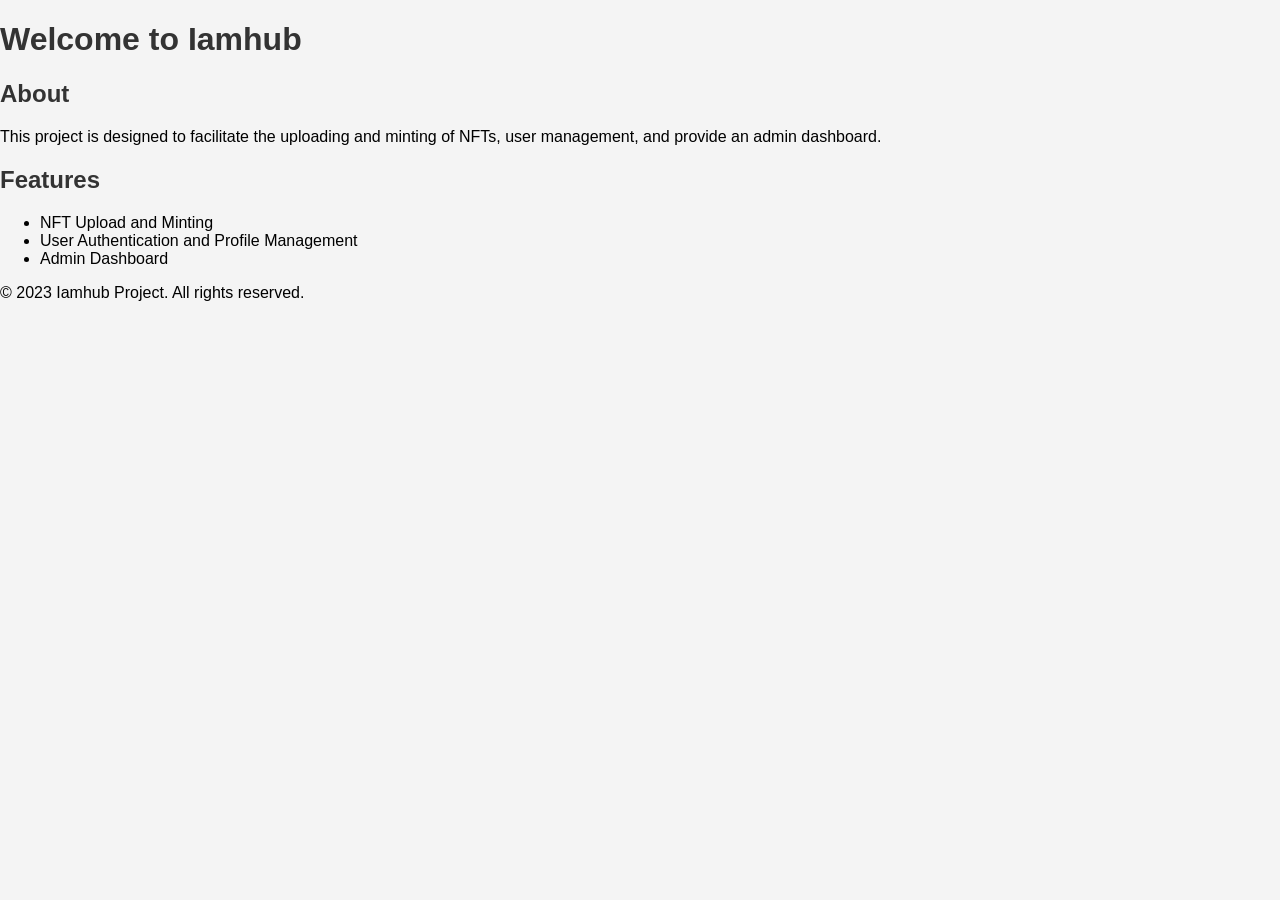
<file: frontend/index.html>
<!DOCTYPE html>
<html lang="en">
<head>
    <meta charset="UTF-8">
    <meta name="viewport" content="width=device-width, initial-scale=1.0">
    <title>Iamhub Project</title>
    <link rel="stylesheet" href="styles/main.css">
</head>
<body>
    <header>
        <h1>Welcome to Iamhub</h1>
    </header>
    <main>
        <section>
            <h2>About</h2>
            <p>This project is designed to facilitate the uploading and minting of NFTs, user management, and provide an admin dashboard.</p>
        </section>
        <section>
            <h2>Features</h2>
            <ul>
                <li>NFT Upload and Minting</li>
                <li>User Authentication and Profile Management</li>
                <li>Admin Dashboard</li>
            </ul>
        </section>
    </main>
    <footer>
        <p>&copy; 2023 Iamhub Project. All rights reserved.</p>
    </footer>
</body>
</html>
</file>
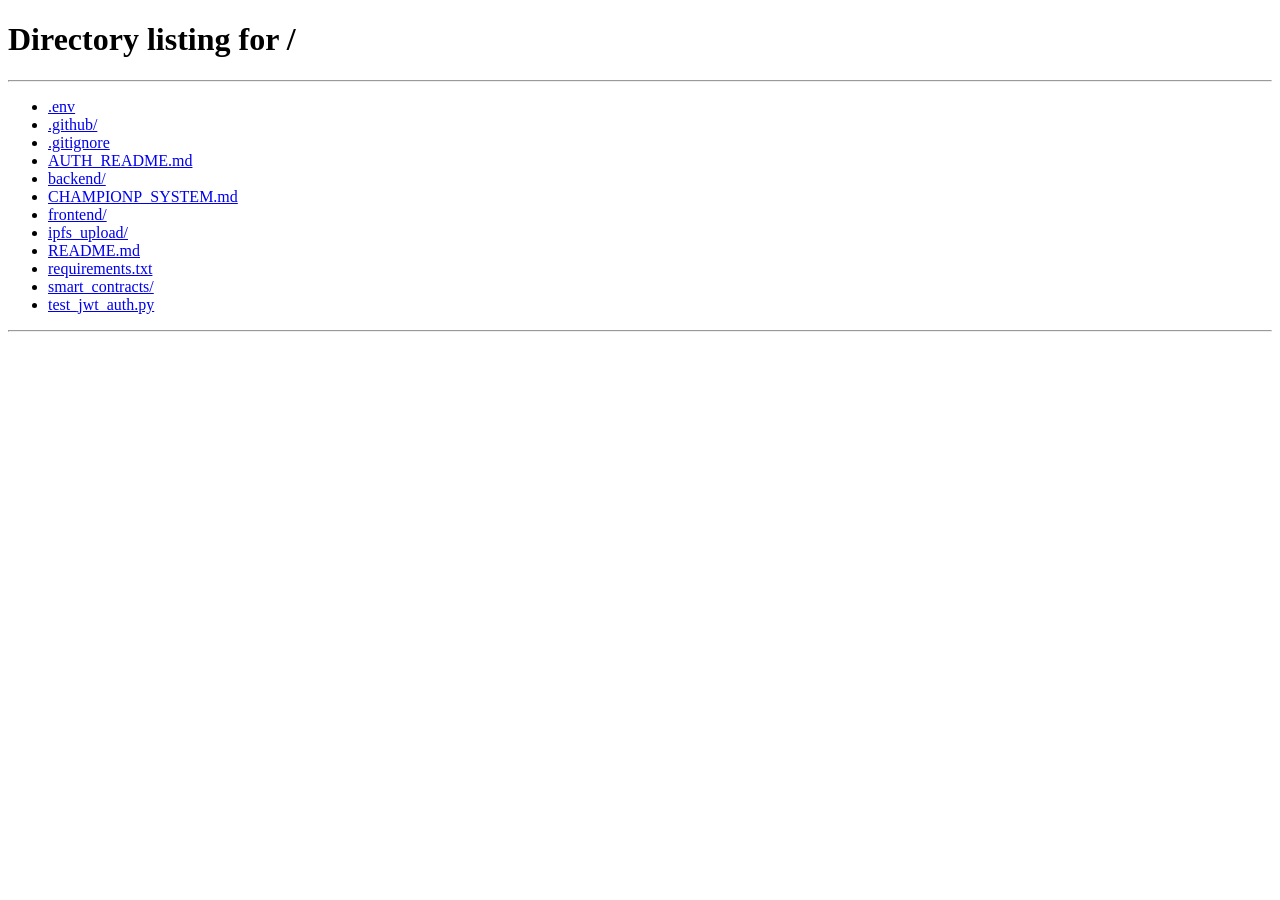
<file: frontend/champion-profile.html>
<!DOCTYPE html>
<html lang="en">
<head>
    <meta charset="UTF-8">
    <meta name="viewport" content="width=device-width, initial-scale=1.0">
    <title>IAMHub - ChampionP Profile</title>
    <style>
        * {
            margin: 0;
            padding: 0;
            box-sizing: border-box;
        }
        
        body {
            font-family: 'Segoe UI', Tahoma, Geneva, Verdana, sans-serif;
            background: linear-gradient(135deg, #667eea 0%, #764ba2 100%);
            min-height: 100vh;
            color: #333;
        }
        
        .navbar {
            background: rgba(255,255,255,0.1);
            -webkit-backdrop-filter: blur(10px);
            backdrop-filter: blur(10px);
            padding: 15px 30px;
            display: flex;
            justify-content: space-between;
            align-items: center;
            color: white;
        }
        
        .logo h1 {
            font-size: 1.8em;
            font-weight: 700;
        }
        
        .nav-actions {
            display: flex;
            gap: 15px;
            align-items: center;
        }
        
        .container {
            max-width: 1400px;
            margin: 0 auto;
            padding: 20px;
        }
        
        .profile-header {
            background: white;
            border-radius: 20px;
            padding: 30px;
            margin-bottom: 30px;
            display: grid;
            grid-template-columns: auto 1fr auto;
            gap: 30px;
            align-items: center;
            box-shadow: 0 20px 40px rgba(0,0,0,0.1);
        }
        
        .avatar-section {
            text-align: center;
        }
        
        .avatar {
            width: 120px;
            height: 120px;
            border-radius: 50%;
            background: linear-gradient(135deg, #667eea 0%, #764ba2 100%);
            display: flex;
            align-items: center;
            justify-content: center;
            color: white;
            font-size: 3em;
            font-weight: bold;
            margin: 0 auto 15px;
        }
        
        .champion-badge {
            background: linear-gradient(135deg, #ffd700, #ffed4a);
            color: #333;
            padding: 5px 15px;
            border-radius: 15px;
            font-size: 0.8em;
            font-weight: 600;
            display: inline-block;
        }
        
        .profile-info h1 {
            font-size: 2.5em;
            margin-bottom: 10px;
        }
        
        .profile-stats {
            display: flex;
            gap: 20px;
            margin-top: 15px;
        }
        
        .stat {
            text-align: center;
        }
        
        .stat-number {
            font-size: 1.5em;
            font-weight: 700;
            color: #667eea;
        }
        
        .stat-label {
            font-size: 0.9em;
            color: #666;
        }
        
        .web3-section {
            text-align: center;
        }
        
        .web3-status {
            padding: 15px;
            border-radius: 10px;
            margin-bottom: 15px;
        }
        
        .web3-connected {
            background: #d4edda;
            color: #155724;
        }
        
        .web3-disconnected {
            background: #f8d7da;
            color: #721c24;
        }
        
        .metamask-btn {
            background: linear-gradient(135deg, #f6851b, #e2761b);
            color: white;
            border: none;
            padding: 12px 20px;
            border-radius: 10px;
            cursor: pointer;
            font-weight: 600;
            transition: transform 0.2s;
        }
        
        .metamask-btn:hover {
            transform: translateY(-2px);
        }
        
        .profile-grid {
            display: grid;
            grid-template-columns: 1fr 1fr;
            gap: 30px;
        }
        
        .profile-card {
            background: white;
            border-radius: 20px;
            padding: 30px;
            box-shadow: 0 20px 40px rgba(0,0,0,0.1);
        }
        
        .card-title {
            font-size: 1.5em;
            font-weight: 700;
            margin-bottom: 20px;
            color: #333;
            display: flex;
            align-items: center;
            gap: 10px;
        }
        
        .purpose-section {
            grid-column: 1 / -1;
        }
        
        .purpose-statement {
            font-size: 1.2em;
            line-height: 1.6;
            color: #555;
            font-style: italic;
            background: #f8f9fa;
            padding: 20px;
            border-radius: 10px;
            border-left: 4px solid #667eea;
        }

        .mt-15 {
            margin-top: 15px;
        }
        .mt-20 {
            margin-top: 20px;
        }
        .mb-15 {
            margin-bottom: 15px;
        }
        #personalityTraits {
            margin-top: 10px;
        }

        #purposeTags {
            margin-top: 10px;
        }
        
        .personality-badge {
            background: linear-gradient(135deg, #667eea, #764ba2);
            color: white;
            padding: 8px 15px;
            border-radius: 20px;
            font-size: 0.9em;
            font-weight: 600;
            display: inline-block;
            margin: 5px;
        }
        
        .skills-grid {
            display: grid;
            grid-template-columns: repeat(auto-fit, minmax(200px, 1fr));
            gap: 15px;
        }
        
        .skill-item {
            background: #f8f9fa;
            padding: 15px;
            border-radius: 10px;
        }
        
        .skill-name {
            font-weight: 600;
            margin-bottom: 8px;
        }
        
        .skill-bar {
            height: 8px;
            background: #e9ecef;
            border-radius: 4px;
            overflow: hidden;
        }
        
        .skill-progress {
            height: 100%;
            background: linear-gradient(135deg, #667eea, #764ba2);
            transition: width 0.3s ease;
        }
        
        .connections-grid {
            display: grid;
            grid-template-columns: repeat(auto-fit, minmax(250px, 1fr));
            gap: 20px;
        }
        
        .connection-card {
            background: #f8f9fa;
            border-radius: 15px;
            padding: 20px;
            text-align: center;
            transition: transform 0.2s;
        }
        
        .connection-card:hover {
            transform: translateY(-5px);
        }
        
        .connection-avatar {
            width: 60px;
            height: 60px;
            border-radius: 50%;
            background: linear-gradient(135deg, #667eea, #764ba2);
            display: flex;
            align-items: center;
            justify-content: center;
            color: white;
            font-weight: bold;
            margin: 0 auto 10px;
        }
        
        .btn {
            background: linear-gradient(135deg, #667eea 0%, #764ba2 100%);
            color: white;
            border: none;
            padding: 12px 20px;
            border-radius: 10px;
            cursor: pointer;
            font-weight: 600;
            text-decoration: none;
            display: inline-block;
            transition: transform 0.2s;
        }
        
        .btn:hover {
            transform: translateY(-2px);
            color: white;
        }
        
        .btn-secondary {
            background: #6c757d;
        }
        
        .btn-success {
            background: #28a745;
        }
        
        .form-group {
            margin-bottom: 20px;
        }
        
        .form-group label {
            display: block;
            margin-bottom: 5px;
            font-weight: 600;
        }
        
        .form-group input,
        .form-group textarea,
        .form-group select {
            width: 100%;
            padding: 12px;
            border: 2px solid #e1e5e9;
            border-radius: 8px;
            font-size: 16px;
        }
        
        .form-group input:focus,
        .form-group textarea:focus,
        .form-group select:focus {
            outline: none;
            border-color: #667eea;
        }
        
        .tags-input {
            display: flex;
            flex-wrap: wrap;
            gap: 8px;
            padding: 10px;
            border: 2px solid #e1e5e9;
            border-radius: 8px;
            min-height: 50px;
        }
        
        .tag {
            background: #667eea;
            color: white;
            padding: 5px 10px;
            border-radius: 15px;
            font-size: 0.9em;
            display: flex;
            align-items: center;
            gap: 5px;
        }
        
        .tag-remove {
            cursor: pointer;
            font-weight: bold;
        }
        
        .modal {
            display: none;
            position: fixed;
            top: 0;
            left: 0;
            width: 100%;
            height: 100%;
            background: rgba(0,0,0,0.5);
            z-index: 1000;
        }
        
        .modal-content {
            background: white;
            border-radius: 20px;
            padding: 30px;
            max-width: 600px;
            margin: 50px auto;
            max-height: 80vh;
            overflow-y: auto;
        }
        
        .close {
            float: right;
            font-size: 28px;
            font-weight: bold;
            cursor: pointer;
            color: #aaa;
        }
        
        .close:hover {
            color: #000;
        }
        
        .loading {
            text-align: center;
            padding: 50px;
        }
        
        .spinner {
            border: 3px solid #f3f3f3;
            border-top: 3px solid #667eea;
            border-radius: 50%;
            width: 40px;
            height: 40px;
            animation: spin 1s linear infinite;
            margin: 0 auto 20px;
        }
        
        @keyframes spin {
            0% { transform: rotate(0deg); }
            100% { transform: rotate(360deg); }
        }
        
        .hidden {
            display: none;
        }
        
        @media (max-width: 768px) {
            .profile-header {
                grid-template-columns: 1fr;
                text-align: center;
            }
            
            .profile-grid {
                grid-template-columns: 1fr;
            }
            
            .profile-stats {
                justify-content: center;
            }
        }
    </style>
</head>
<body>
    <nav class="navbar">
        <div class="logo">
            <h1>IAMHub</h1>
        </div>
        <div class="nav-actions">
            <span id="navUsername">Loading...</span>
            <a href="/" class="btn">Home</a>
            <a href="#" class="btn btn-secondary" onclick="logout()">Logout</a>
        </div>
    </nav>

    <div class="container">
        <div class="loading" id="loading">
            <div class="spinner"></div>
            <p>Loading your ChampionP profile...</p>
        </div>

        <div id="profileContent" class="hidden">
            <!-- Profile Header -->
            <div class="profile-header">
                <div class="avatar-section">
                    <div class="avatar" id="userAvatar">👤</div>
                    <div class="champion-badge" id="roleBadge">Seeker</div>
                </div>
                
                <div class="profile-info">
                    <h1 id="displayName">Champion Profile</h1>
                    <p id="purposePreview">Defining my purpose in the community...</p>
                    <div class="profile-stats">
                        <div class="stat">
                            <div class="stat-number" id="reputationScore">0</div>
                            <div class="stat-label">Reputation</div>
                        </div>
                        <div class="stat">
                            <div class="stat-number" id="communityRank">0</div>
                            <div class="stat-label">Rank</div>
                        </div>
                        <div class="stat">
                            <div class="stat-number" id="connectionScore">0</div>
                            <div class="stat-label">Connections</div>
                        </div>
                    </div>
                </div>
                
                <div class="web3-section">
                    <div class="web3-status" id="web3Status">
                        <strong>Web3 Status</strong><br>
                        <span id="web3StatusText">Checking...</span>
                    </div>
                    <button class="metamask-btn" id="metamaskBtn" onclick="connectMetamask()">
                        🦊 Connect Metamask
                    </button>
                </div>
            </div>

            <!-- Profile Grid -->
            <div class="profile-grid">
                        <div id="purposeTags">
                            <!-- Purpose tags will be populated here -->
                        </div>
                        <strong>Focus Areas:</strong>
                        <div id="purposeTags">
                            <!-- Purpose tags will be populated here -->
                        </div>
                    </div>
                        <div id="purposeTags">
                    <button class="btn mt-20" onclick="openEditModal('purpose')">
                        Edit Purpose
                    </button>
                    <button class="btn mt-20" onclick="openEditModal('purpose')">
                        Edit Purpose
                    </button>
                </div>

                <!-- Profile Details -->
                <div class="profile-card">
                    <h3 class="card-title">👤 Profile Details</h3>
                    <div class="form-group">
                        <strong>Bio:</strong>
                        <p id="userBio">Add your biography...</p>
                    </div>
                    <div class="form-group">
                        <strong>Location:</strong>
                        <p id="userLocation">Location not set</p>
                    </div>
                    <div class="form-group">
                        <strong>Website:</strong>
                        <p id="userWebsite">No website</p>
                    </div>
                    <button class="btn" onclick="openEditModal('profile')">Edit Profile</button>
                </div>

                <!-- Personality & Traits -->
                <div class="profile-card">
                    <h3 class="card-title">🧠 Personality & Traits</h3>
                    <div class="mb-15">
                        <strong>Primary Type:</strong>
                        <div class="personality-badge" id="primaryPersonality">Explorer</div>
                        <div id="personalityTraits">
                            <!-- Traits will be populated here -->
                        </div>
                        <div id="personalityTraits">
                            <!-- Traits will be populated here -->
                        </div>
                    </div>
                    <button class="btn mt-20" onclick="openEditModal('personality')">
                        Edit Personality
                    </button>
                </div>

                <!-- Skills & Proficiency -->
                <div class="profile-card">
                    <h3 class="card-title">🚀 Skills & Proficiency</h3>
                    <div class="skills-grid" id="skillsGrid">
                        <!-- Skills will be populated here -->
                    </div>
                    <button class="btn mt-20" onclick="openEditModal('skills')">
                        Manage Skills
                    </button>
                </div>

                    <div class="mb-15">
                        <strong>Availability:</strong>
                        <span class="personality-badge" id="availabilityStatus">Available</span>
                    </div>
                        <strong>Availability:</strong>
                        <span class="personality-badge" id="availabilityStatus">Available</span>
                    </div>
                    <div class="mb-15">
                        <strong>Interests:</strong>
                        <p id="userInterests">Add your interests...</p>
                    </div>
                    <button class="btn" onclick="loadCommunityChampions()">Discover Champions</button>
                </div>

                <!-- Web3 & Blockchain -->
                <div class="profile-card">
                    <h3 class="card-title">⛓️ Web3 & Blockchain</h3>
                    <div class="form-group">
                        <strong>Wallet Address:</strong>
                        <p id="walletAddress">Not connected</p>
                    </div>
                    <div class="form-group">
                        <strong>NFT Count:</strong>
                        <span id="nftCount">0</span>
                    </div>
                    <div class="form-group">
                        <strong>PeaceToken Balance:</strong>
                        <span id="tokenBalance">0</span>
                    </div>
                    <div class="form-group">
                        <strong>DAO Participation:</strong>
                        <span id="daoParticipation">❌ Not Active</span>
                    </div>
                </div>
            </div>
        </div>
    </div>

    <!-- Edit Modals -->
    <div id="editModal" class="modal">
        <div class="modal-content">
            <span class="close" onclick="closeEditModal()">&times;</span>
            <div id="modalContent">
                <!-- Modal content will be populated dynamically -->
            </div>
        </div>
    </div>

    <!-- Champions Modal -->
    <div id="championsModal" class="modal">
        <div class="modal-content">
            <span class="close" onclick="closeChampionsModal()">&times;</span>
            <h2>🏆 Community Champions</h2>
            <div id="championsContent">
                <div class="loading">
                    <div class="spinner"></div>
                    <p>Loading champions...</p>
                </div>
            </div>
        </div>
    </div>

    <script>
        const API_BASE = 'http://127.0.0.1:8000/api/auth';
        let currentUser = null;
        let web3 = null;
        let userAccount = null;

        // Initialize on page load
        window.addEventListener('load', async function() {
            await checkAuthentication();
            await detectMetamask();
        });

        async function checkAuthentication() {
            const token = localStorage.getItem('access_token');
            if (!token) {
                window.location.href = '/';
                return;
            }

            try {
                const response = await fetch(`${API_BASE}/profile/`, {
                    headers: {
                        'Authorization': `Bearer ${token}`
                    }
                });

                if (response.ok) {
                    const result = await response.json();
                    currentUser = result.user;
                    populateProfile();
                } else {
                    localStorage.removeItem('access_token');
                    window.location.href = '/';
                }
            } catch (error) {
                console.error('Authentication check failed:', error);
                window.location.href = '/';
            }
        }

        function populateProfile() {
            document.getElementById('loading').classList.add('hidden');
            document.getElementById('profileContent').classList.remove('hidden');

            // Basic info
            document.getElementById('navUsername').textContent = currentUser.username;
            document.getElementById('displayName').textContent = currentUser.username;
            document.getElementById('roleBadge').textContent = currentUser.role.charAt(0).toUpperCase() + currentUser.role.slice(1);
            
            // Avatar (first letter of username)
            document.getElementById('userAvatar').textContent = currentUser.username.charAt(0).toUpperCase();
            
            // Stats
            document.getElementById('reputationScore').textContent = currentUser.reputation_score || 0;
            document.getElementById('communityRank').textContent = currentUser.community_rank || 0;
            document.getElementById('connectionScore').textContent = currentUser.connection_score || 0;
            
            // Purpose
            document.getElementById('purposeStatement').textContent = currentUser.purpose_statement || 'Define your purpose and mission in the community...';
            document.getElementById('purposePreview').textContent = currentUser.purpose_statement || 'Defining my purpose...';
            populateTags('purposeTags', currentUser.purpose_tags);
            
            // Profile details
            document.getElementById('userBio').textContent = currentUser.bio || 'Add your biography...';
            document.getElementById('userLocation').textContent = currentUser.location || 'Location not set';
            document.getElementById('userWebsite').textContent = currentUser.website || 'No website';
            
            // Personality
            document.getElementById('primaryPersonality').textContent = 
                currentUser.primary_personality ? 
                currentUser.primary_personality.charAt(0).toUpperCase() + currentUser.primary_personality.slice(1) : 
                'Not set';
            populateTags('personalityTraits', currentUser.personality_traits);
            
            // Skills
            populateSkills(currentUser.skills || {});
            
            // Connections
            document.getElementById('availabilityStatus').textContent = 
                currentUser.availability_status ? 
                currentUser.availability_status.charAt(0).toUpperCase() + currentUser.availability_status.slice(1) : 
                'Available';
            document.getElementById('userInterests').textContent = currentUser.interests || 'Add your interests...';
            
            // Web3
            document.getElementById('walletAddress').textContent = currentUser.wallet_address || 'Not connected';
            document.getElementById('nftCount').textContent = currentUser.nft_count || 0;
            document.getElementById('tokenBalance').textContent = currentUser.token_balance || 0;
            document.getElementById('daoParticipation').textContent = 
                currentUser.dao_participation ? '✅ Active' : '❌ Not Active';
                
            updateWeb3Status();
        }

        function populateTags(containerId, tagsString) {
            const container = document.getElementById(containerId);
            container.innerHTML = '';
            
            if (tagsString) {
                const tags = tagsString.split(',').map(tag => tag.trim()).filter(tag => tag);
                tags.forEach(tag => {
                    const tagElement = document.createElement('span');
                    tagElement.className = 'personality-badge';
                    tagElement.textContent = tag;
                    container.appendChild(tagElement);
                });
            }
        }

        function populateSkills(skills) {
            const container = document.getElementById('skillsGrid');
            container.innerHTML = '';
            
            if (Object.keys(skills).length === 0) {
                container.innerHTML = '<p>No skills added yet. Click "Manage Skills" to add some!</p>';
                return;
            }
            
            Object.entries(skills).forEach(([skill, rating]) => {
                const skillElement = document.createElement('div');
                skillElement.className = 'skill-item';
                skillElement.innerHTML = `
                    <div class="skill-name">${skill}</div>
                    <div class="skill-bar">
                        <div class="skill-progress" style="width: ${rating}%"></div>
                    </div>
                    <div style="text-align: right; margin-top: 5px; font-size: 0.9em;">${rating}%</div>
                `;
                container.appendChild(skillElement);
            });
        }

        // Metamask Integration
        async function detectMetamask() {
            if (typeof window.ethereum !== 'undefined') {
                web3 = window.ethereum;
                document.getElementById('metamaskBtn').textContent = '🦊 Connect Metamask';
                
                // Check if already connected
                try {
                    const accounts = await web3.request({ method: 'eth_accounts' });
                    if (accounts.length > 0) {
                        userAccount = accounts[0];
                        updateWeb3Status(true);
                    }
                } catch (error) {
                    console.error('Error checking Metamask connection:', error);
                }
            } else {
                document.getElementById('metamaskBtn').textContent = '🦊 Install Metamask';
                document.getElementById('metamaskBtn').onclick = () => {
                    window.open('https://metamask.io/download.html', '_blank');
                };
            }
        }

        async function connectMetamask() {
            if (!web3) {
                alert('Metamask not detected. Please install Metamask first.');
                return;
            }

            try {
                // Request account access
                const accounts = await web3.request({ method: 'eth_requestAccounts' });
                userAccount = accounts[0];
                
                // Create signature message
                const message = `Connect wallet to IAMHub\nUser: ${currentUser.username}\nTimestamp: ${Date.now()}`;
                
                // Request signature
                const signature = await web3.request({
                    method: 'personal_sign',
                    params: [message, userAccount]
                });
                
                // Send to backend
                await connectWeb3Wallet(userAccount, signature, message);
                
            } catch (error) {
                console.error('Metamask connection failed:', error);
                alert('Failed to connect Metamask. Please try again.');
            }
        }

        async function connectWeb3Wallet(walletAddress, signature, message) {
            const token = localStorage.getItem('access_token');
            
            try {
                const response = await fetch(`${API_BASE}/web3-connect/`, {
                    method: 'POST',
                    headers: {
                        'Content-Type': 'application/json',
                        'Authorization': `Bearer ${token}`
                    },
                    body: JSON.stringify({
                        wallet_address: walletAddress,
                        signature: signature,
                        message: message
                    })
                });
                
                const result = await response.json();
                
                if (response.ok) {
                    currentUser.wallet_address = result.wallet_address;
                    currentUser.dao_participation = result.dao_participation;
                    currentUser.reputation_score = result.reputation_score;
                    
                    updateWeb3Status(true);
                    populateProfile();
                    alert('🚀 Web3 wallet connected successfully! Reputation bonus awarded!');
                } else {
                    alert(result.error || 'Failed to connect wallet');
                }
            } catch (error) {
                console.error('Web3 connection error:', error);
                alert('Network error. Please try again.');
            }
        }

        function updateWeb3Status(connected = false) {
            const statusElement = document.getElementById('web3Status');
            const statusText = document.getElementById('web3StatusText');
            const metamaskBtn = document.getElementById('metamaskBtn');
            
            if (connected || currentUser.wallet_address) {
                statusElement.className = 'web3-status web3-connected';
                statusText.textContent = '✅ Connected';
                metamaskBtn.textContent = '🦊 Connected';
                metamaskBtn.disabled = true;
                metamaskBtn.style.opacity = '0.6';
            } else {
                statusElement.className = 'web3-status web3-disconnected';
                statusText.textContent = '❌ Not Connected';
            }
        }

        // Modal functions
        function openEditModal(section) {
            const modal = document.getElementById('editModal');
            const content = document.getElementById('modalContent');
            
            // Create form based on section
            let formHTML = '';
            
            switch(section) {
                case 'purpose':
                    formHTML = `
                        <h2>🎯 Edit Purpose & Mission</h2>
                        <form onsubmit="updateProfile(event, 'purpose')">
                            <div class="form-group">
                                <label>Purpose Statement</label>
                                <textarea name="purpose_statement" rows="4" placeholder="What drives you in this community?">${currentUser.purpose_statement || ''}</textarea>
                            </div>
                            <div class="form-group">
                                <label>Focus Areas (comma-separated)</label>
                                <input type="text" name="purpose_tags" placeholder="peace, innovation, art" value="${currentUser.purpose_tags || ''}">
                            </div>
                            <button type="submit" class="btn">Update Purpose</button>
                        </form>
                    `;
                    break;
                case 'profile':
                    formHTML = `
                        <h2>👤 Edit Profile Details</h2>
                        <form onsubmit="updateProfile(event, 'profile')">
                            <div class="form-group">
                                <label>Bio</label>
                                <textarea name="bio" rows="4" placeholder="Tell us about yourself...">${currentUser.bio || ''}</textarea>
                            </div>
                            <div class="form-group">
                                <label>Location</label>
                                <input type="text" name="location" placeholder="City, Country" value="${currentUser.location || ''}">
                            </div>
                            <div class="form-group">
                                <label>Website</label>
                                <input type="url" name="website" placeholder="https://yoursite.com" value="${currentUser.website || ''}">
                            </div>
                            <div class="form-group">
                                <label>Avatar URL</label>
                                <input type="url" name="avatar_url" placeholder="https://image-url.com" value="${currentUser.avatar_url || ''}">
                            </div>
                            <button type="submit" class="btn">Update Profile</button>
                        </form>
                    `;
                    break;
                case 'personality':
                    formHTML = `
                        <h2>🧠 Edit Personality & Traits</h2>
                        <form onsubmit="updateProfile(event, 'personality')">
                            <div class="form-group">
                                <label>Primary Personality</label>
                                <select name="primary_personality">
                                    <option value="">Select...</option>
                                    <option value="innovator" ${currentUser.primary_personality === 'innovator' ? 'selected' : ''}>Innovator</option>
                                    <option value="collaborator" ${currentUser.primary_personality === 'collaborator' ? 'selected' : ''}>Collaborator</option>
                                    <option value="mentor" ${currentUser.primary_personality === 'mentor' ? 'selected' : ''}>Mentor</option>
                                    <option value="explorer" ${currentUser.primary_personality === 'explorer' ? 'selected' : ''}>Explorer</option>
                                    <option value="peacemaker" ${currentUser.primary_personality === 'peacemaker' ? 'selected' : ''}>Peacemaker</option>
                                    <option value="visionary" ${currentUser.primary_personality === 'visionary' ? 'selected' : ''}>Visionary</option>
                                    <option value="technologist" ${currentUser.primary_personality === 'technologist' ? 'selected' : ''}>Technologist</option>
                                    <option value="artist" ${currentUser.primary_personality === 'artist' ? 'selected' : ''}>Artist</option>
                                </select>
                            </div>
                            <div class="form-group">
                                <label>Additional Traits (comma-separated)</label>
                                <input type="text" name="personality_traits" placeholder="creative, analytical, empathetic" value="${currentUser.personality_traits || ''}">
                            </div>
                            <div class="form-group">
                                <label>Availability Status</label>
                                <select name="availability_status">
                                    <option value="available" ${currentUser.availability_status === 'available' ? 'selected' : ''}>Available</option>
                                    <option value="busy" ${currentUser.availability_status === 'busy' ? 'selected' : ''}>Busy</option>
                                    <option value="focused" ${currentUser.availability_status === 'focused' ? 'selected' : ''}>Focused</option>
                                    <option value="away" ${currentUser.availability_status === 'away' ? 'selected' : ''}>Away</option>
                                </select>
                            </div>
                            <div class="form-group">
                                <label>Interests (comma-separated)</label>
                                <input type="text" name="interests" placeholder="blockchain, art, music" value="${currentUser.interests || ''}">
                            </div>
                            <button type="submit" class="btn">Update Personality</button>
                        </form>
                    `;
                    break;
                case 'skills':
                    const skills = currentUser.skills || {};
                    let skillsHTML = '';
                    Object.entries(skills).forEach(([skill, rating]) => {
                        skillsHTML += `
                            <div class="form-group">
                                <label>${skill}</label>
                                <input type="range" min="0" max="100" value="${rating}" onchange="updateSkillDisplay(this, '${skill}')">
                                <span id="skill-${skill}-display">${rating}%</span>
                                <button type="button" onclick="removeSkill('${skill}')" class="btn btn-secondary" style="margin-left: 10px;">Remove</button>
                            </div>
                        `;
                    });
                    
                    formHTML = `
                        <h2>🚀 Manage Skills & Proficiency</h2>
                        <div id="existingSkills">${skillsHTML}</div>
                        <div class="form-group">
                            <label>Add New Skill</label>
                            <input type="text" id="newSkillName" placeholder="Skill name">
                            <input type="range" id="newSkillRating" min="0" max="100" value="50" onchange="document.getElementById('newSkillDisplay').textContent = this.value + '%'">
                            <span id="newSkillDisplay">50%</span>
                            <button type="button" onclick="addSkill()" class="btn">Add Skill</button>
                        </div>
                        <button type="button" onclick="saveSkills()" class="btn btn-success">Save All Skills</button>
                    `;
                    break;
            }
            
            content.innerHTML = formHTML;
            modal.style.display = 'block';
        }

        function closeEditModal() {
            document.getElementById('editModal').style.display = 'none';
        }

        async function updateProfile(event, section) {
            event.preventDefault();
            const formData = new FormData(event.target);
            const data = {};
            
            for (let [key, value] of formData.entries()) {
                data[key] = value;
            }
            
            const token = localStorage.getItem('access_token');
            
            try {
                const response = await fetch(`${API_BASE}/update-profile/`, {
                    method: 'POST',
                    headers: {
                        'Content-Type': 'application/json',
                        'Authorization': `Bearer ${token}`
                    },
                    body: JSON.stringify(data)
                });
                
                const result = await response.json();
                
                if (response.ok) {
                    // Update current user data
                    Object.keys(data).forEach(key => {
                        currentUser[key] = data[key];
                    });
                    
                    populateProfile();
                    closeEditModal();
                    alert('Profile updated successfully! 🎉');
                } else {
                    alert(result.error || 'Failed to update profile');
                }
            } catch (error) {
                console.error('Profile update error:', error);
                alert('Network error. Please try again.');
            }
        }

        // Skills management
        let tempSkills = {};

        function updateSkillDisplay(slider, skillName) {
            document.getElementById(`skill-${skillName}-display`).textContent = slider.value + '%';
            tempSkills[skillName] = parseInt(slider.value);
        }

        function addSkill() {
            const name = document.getElementById('newSkillName').value.trim();
            const rating = parseInt(document.getElementById('newSkillRating').value);
            
            if (!name) {
                alert('Please enter a skill name');
                return;
            }
            
            tempSkills[name] = rating;
            
            const skillsContainer = document.getElementById('existingSkills');
            const skillHTML = `
                <div class="form-group">
                    <label>${name}</label>
                    <input type="range" min="0" max="100" value="${rating}" onchange="updateSkillDisplay(this, '${name}')">
                    <span id="skill-${name}-display">${rating}%</span>
                    <button type="button" onclick="removeSkill('${name}')" class="btn btn-secondary" style="margin-left: 10px;">Remove</button>
                </div>
            `;
            skillsContainer.insertAdjacentHTML('beforeend', skillHTML);
            
            document.getElementById('newSkillName').value = '';
            document.getElementById('newSkillRating').value = 50;
            document.getElementById('newSkillDisplay').textContent = '50%';
        }

        function removeSkill(skillName) {
            delete tempSkills[skillName];
            // Remove from DOM
            event.target.closest('.form-group').remove();
        }

        async function saveSkills() {
            // Collect all current skills from the form
            const skillInputs = document.querySelectorAll('#existingSkills input[type="range"]');
            const allSkills = {...tempSkills};
            
            skillInputs.forEach(input => {
                const label = input.closest('.form-group').querySelector('label').textContent;
                allSkills[label] = parseInt(input.value);
            });
            
            const token = localStorage.getItem('access_token');
            
            try {
                const response = await fetch(`${API_BASE}/update-skills/`, {
                    method: 'POST',
                    headers: {
                        'Content-Type': 'application/json',
                        'Authorization': `Bearer ${token}`
                    },
                    body: JSON.stringify({ skills: allSkills })
                });
                
                const result = await response.json();
                
                if (response.ok) {
                    currentUser.skills = result.skills;
                    populateProfile();
                    closeEditModal();
                    alert('Skills updated successfully! 🚀');
                } else {
                    alert(result.error || 'Failed to update skills');
                }
            } catch (error) {
                console.error('Skills update error:', error);
                alert('Network error. Please try again.');
            }
        }

        // Community Champions
        async function loadCommunityChampions() {
            const token = localStorage.getItem('access_token');
            
            try {
                const response = await fetch(`${API_BASE}/champions/`, {
                    headers: {
                        'Authorization': `Bearer ${token}`
                    }
                });
                
                const result = await response.json();
                
                if (response.ok) {
                    displayChampions(result.champions);
                } else {
                    alert(result.error || 'Failed to load champions');
                }
            } catch (error) {
                console.error('Champions loading error:', error);
                alert('Network error. Please try again.');
            }
        }

        function displayChampions(champions) {
            const modal = document.getElementById('championsModal');
            const content = document.getElementById('championsContent');
            
            if (champions.length === 0) {
                content.innerHTML = '<p>No champions found. Be the first to reach champion status!</p>';
            } else {
                const championsHTML = champions.map(champion => `
                    <div class="connection-card">
                        <div class="connection-avatar">${champion.username.charAt(0).toUpperCase()}</div>
                        <h4>${champion.username}</h4>
                        <p>${champion.role.charAt(0).toUpperCase() + champion.role.slice(1)}</p>
                        <div class="stat">
                            <div class="stat-number">${champion.reputation_score}</div>
                            <div class="stat-label">Reputation</div>
                        </div>
                        <p style="margin: 10px 0; font-size: 0.9em;">${champion.location || 'Location not set'}</p>
                        <div class="personality-badge">${champion.primary_personality || 'Explorer'}</div>
                        <p style="margin-top: 10px; font-size: 0.8em; color: #666;">${champion.interests || 'No interests listed'}</p>
                    </div>
                `).join('');
                
                content.innerHTML = `
                    <div class="connections-grid">
                        ${championsHTML}
                    </div>
                `;
            }
            
            modal.style.display = 'block';
        }

        function closeChampionsModal() {
            document.getElementById('championsModal').style.display = 'none';
        }

        function logout() {
            localStorage.removeItem('access_token');
            localStorage.removeItem('refresh_token');
            localStorage.removeItem('user');
            window.location.href = '/';
        }

        // Close modals when clicking outside
        window.onclick = function(event) {
            const editModal = document.getElementById('editModal');
            const championsModal = document.getElementById('championsModal');
            
            if (event.target === editModal) {
                closeEditModal();
            }
            if (event.target === championsModal) {
                closeChampionsModal();
            }
        };
    </script>
</body>
</html>
</file>
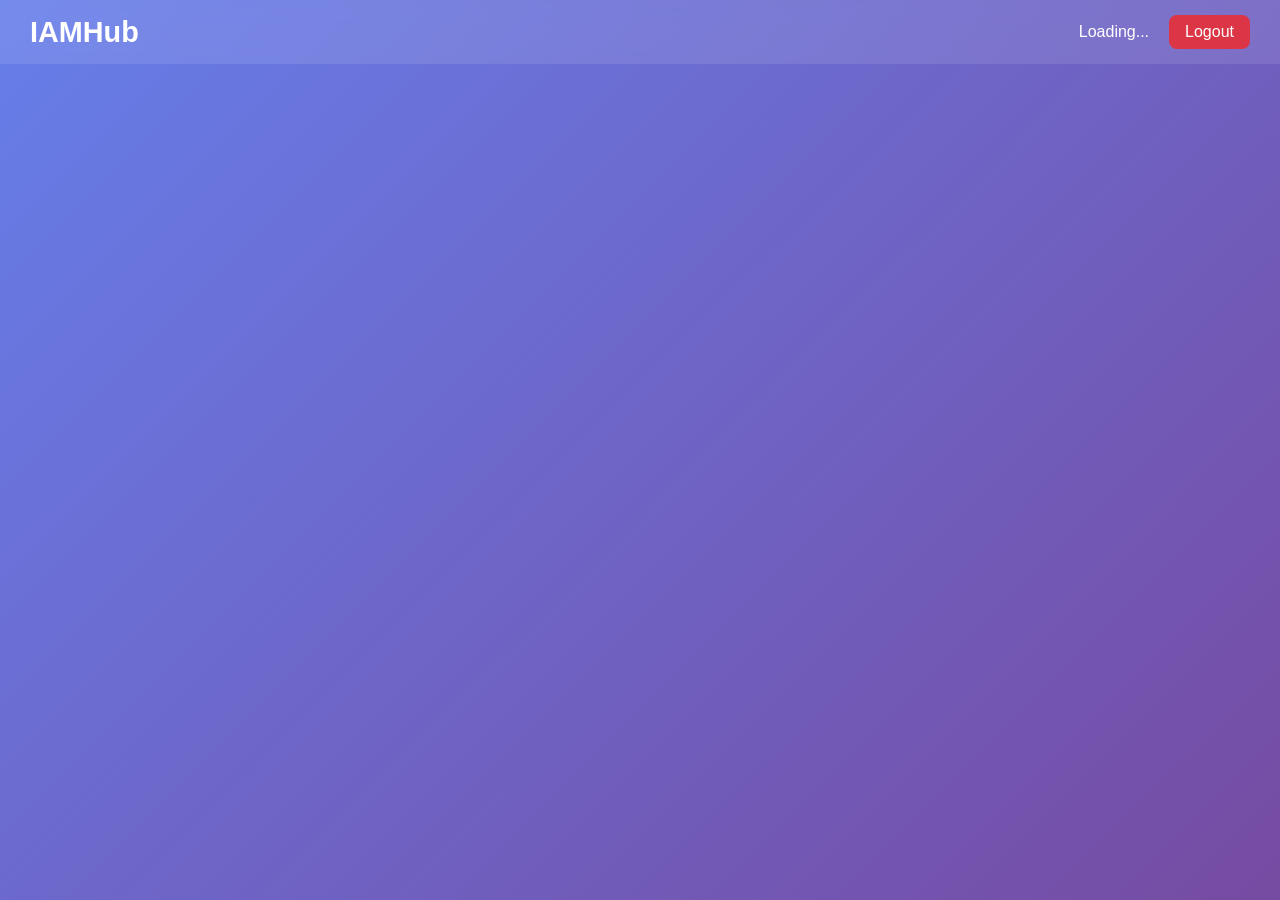
<file: frontend/dashboard.html>
<!DOCTYPE html>
<html lang="en">
<head>
    <meta charset="UTF-8">
    <meta name="viewport" content="width=device-width, initial-scale=1.0">
    <title>IAMHub - Dashboard</title>
    <style>
        * {
            margin: 0;
            padding: 0;
            box-sizing: border-box;
        }
        
        body {
            font-family: 'Segoe UI', Tahoma, Geneva, Verdana, sans-serif;
            background: linear-gradient(135deg, #667eea 0%, #764ba2 100%);
            min-height: 100vh;
        }
        
        .navbar {
            background: rgba(255,255,255,0.1);
            -webkit-backdrop-filter: blur(10px);
            backdrop-filter: blur(10px);
            padding: 15px 30px;
            display: flex;
            justify-content: space-between;
            align-items: center;
            color: white;
        }
        
        .logo h1 {
            font-size: 1.8em;
            font-weight: 700;
        }
        
        .user-info {
            display: flex;
            align-items: center;
            gap: 20px;
        }
        
        .btn {
            padding: 8px 16px;
            background: rgba(255,255,255,0.2);
            color: white;
            border: none;
            border-radius: 8px;
            cursor: pointer;
            text-decoration: none;
            transition: background 0.3s;
        }
        
        .btn:hover {
            background: rgba(255,255,255,0.3);
        }
        
        .btn.logout {
            background: #dc3545;
        }
        
        .btn.logout:hover {
            background: #c82333;
        }
        
        .container {
            max-width: 1200px;
            margin: 0 auto;
            padding: 40px 20px;
        }
        
        .dashboard-grid {
            display: grid;
            grid-template-columns: repeat(auto-fit, minmax(300px, 1fr));
            gap: 30px;
            margin-top: 30px;
        }
        
        .card {
            background: white;
            border-radius: 20px;
            padding: 30px;
            box-shadow: 0 20px 40px rgba(0,0,0,0.1);
            transition: transform 0.3s;
        }
        
        .card:hover {
            transform: translateY(-5px);
        }
        
        .card h3 {
            color: #333;
            margin-bottom: 15px;
            font-size: 1.5em;
        }
        
        .card p {
            color: #666;
            line-height: 1.6;
            margin-bottom: 20px;
        }
        
        .welcome-card {
            grid-column: 1 / -1;
            text-align: center;
            background: linear-gradient(135deg, #667eea 0%, #764ba2 100%);
            color: white;
        }
        
        .welcome-card h2 {
            font-size: 2.5em;
            margin-bottom: 10px;
        }
        
        .wallet-status {
            background: #f8f9fa;
            padding: 15px;
            border-radius: 10px;
            margin-top: 15px;
        }
        
        .wallet-connected {
            color: #28a745;
            font-weight: 600;
        }
        
        .wallet-not-connected {
            color: #dc3545;
            font-weight: 600;
        }
        
        .action-buttons {
            display: flex;
            gap: 15px;
            margin-top: 20px;
        }
        
        .action-btn {
            flex: 1;
            padding: 12px;
            background: linear-gradient(135deg, #667eea 0%, #764ba2 100%);
            color: white;
            border: none;
            border-radius: 10px;
            font-weight: 600;
            cursor: pointer;
            text-decoration: none;
            text-align: center;
            transition: transform 0.2s;
        }
        
        .action-btn:hover {
            transform: translateY(-2px);
            color: white;
        }
        
        .stats {
            display: grid;
            grid-template-columns: repeat(auto-fit, minmax(150px, 1fr));
            gap: 15px;
            margin-top: 20px;
        }
        
        .stat-item {
            text-align: center;
            padding: 20px;
            background: #f8f9fa;
            border-radius: 10px;
        }
        
        .stat-number {
            font-size: 2em;
            font-weight: 700;
            color: #667eea;
        }
        
        .stat-label {
            color: #666;
            margin-top: 5px;
        }
        
        .loading {
            text-align: center;
            margin: 50px 0;
        }
        
        .spinner {
            border: 3px solid #f3f3f3;
            border-top: 3px solid #667eea;
            border-radius: 50%;
            width: 40px;
            height: 40px;
            animation: spin 1s linear infinite;
            margin: 0 auto 20px;
        }
        
        @keyframes spin {
            0% { transform: rotate(0deg); }
            100% { transform: rotate(360deg); }
        }
        
        .hidden {
            display: none;
        }

        .auth-error-card {
            text-align: center;
            grid-column: 1 / -1;
        }
    </style>
</head>
<body>
    <nav class="navbar">
        <div class="logo">
            <h1>IAMHub</h1>
        </div>
        <div class="user-info">
            <span id="navUsername">Loading...</span>
            <a href="/" class="btn logout" onclick="logout()">Logout</a>
        </div>
    </nav>

    <div class="container">
        <div class="loading" id="loading">
            <div class="spinner"></div>
            <p>Loading your dashboard...</p>
        </div>

        <div id="dashboard" class="hidden">
            <div class="dashboard-grid">
                <div class="card welcome-card">
                    <h2>Welcome back, Champion! 🏆</h2>
                    <p>Ready to manage your sovereign identity and NFTs?</p>
                    <div class="wallet-status" id="walletStatus">
                        <span id="walletText">Checking wallet connection...</span>
                    </div>
                </div>

                <div class="card">
                    <h3>🔐 Identity Management</h3>
                    <p>Manage your digital identity with blockchain-backed credentials.</p>
                    <div class="action-buttons">
                        <a href="/champion-profile/" class="action-btn">ChampionP Profile</a>
                        <a href="/champion-profile/" class="action-btn">Edit Identity</a>
                    </div>
                </div>

                <div class="card">
                    <h3>🎨 NFT Collection</h3>
                    <p>Upload, manage, and showcase your NFT assets on IPFS.</p>
                    <div class="action-buttons">
                        <a href="/upload/" class="action-btn">Upload NFT</a>
                        <a href="#" class="action-btn">View Gallery</a>
                    </div>
                </div>

                <div class="card">
                    <h3>💰 Wallet Integration</h3>
                    <p>Connect and manage your Web3 wallet for seamless transactions.</p>
                    <div id="walletSection">
                        <div id="connectWallet" class="hidden">
                            <input type="text" id="walletAddress" placeholder="Enter wallet address (0x...)">
                            <div class="action-buttons">
                                <button class="action-btn" onclick="updateWallet()">Connect Wallet</button>
                            </div>
                        </div>
                        <div id="walletConnected" class="hidden">
                            <p>Connected: <span id="connectedAddress"></span></p>
                            <div class="action-buttons">
                                <button class="action-btn" onclick="showConnectWallet()">Update Wallet</button>
                            </div>
                        </div>
                    </div>
                </div>

                <div class="card">
                    <h3>📊 Activity Stats</h3>
                    <div class="stats">
                        <div class="stat-item">
                            <div class="stat-number" id="nftCount">0</div>
                            <div class="stat-label">NFTs</div>
                        </div>
                        <div class="stat-item">
                            <div class="stat-number" id="credentialCount">0</div>
                            <div class="stat-label">Credentials</div>
                        </div>
                        <div class="stat-item">
                            <div class="stat-number" id="transactionCount">0</div>
                            <div class="stat-label">Transactions</div>
                        </div>
                    </div>
                </div>

                <div class="card">
                    <h3>🚀 Quick Actions</h3>
                    <p>Common tasks and shortcuts to get things done faster.</p>
                    <div class="action-buttons">
                        <a href="#" class="action-btn">Create ID</a>
                        <a href="#" class="action-btn">Mint Token</a>
                    </div>
            <div class="card auth-error-card">
                <h3>Authentication Required</h3>
                <p>Please log in to access your dashboard.</p>
                <div class="action-buttons">
                    <a href="/login/" class="action-btn">Login</a>
                    <a href="/register/" class="action-btn">Register</a>
                </div>
            </div>
                <div class="action-buttons">
                    <a href="/login/" class="action-btn">Login</a>
                    <a href="/register/" class="action-btn">Register</a>
                </div>
            </div>
        </div>
    </div>

    <script>
        const API_BASE = 'http://127.0.0.1:8000/api/auth';
        let currentUser = null;

        // Check authentication on page load
        window.addEventListener('load', async function() {
            const token = localStorage.getItem('access_token');
            if (!token) {
                showAuthError();
                return;
            }

            try {
                const response = await fetch(`${API_BASE}/profile/`, {
                    headers: {
                        'Authorization': `Bearer ${token}`
                    }
                });

                if (response.ok) {
                    const result = await response.json();
                    currentUser = result.user;
                    showDashboard();
                } else {
                    // Token invalid
                    localStorage.removeItem('access_token');
                    localStorage.removeItem('refresh_token');
                    localStorage.removeItem('user');
                    showAuthError();
                }
            } catch (error) {
                console.error('Authentication check failed:', error);
                showAuthError();
            }
        });

        function showDashboard() {
            document.getElementById('loading').classList.add('hidden');
            document.getElementById('authError').classList.add('hidden');
            document.getElementById('dashboard').classList.remove('hidden');

            // Update UI with user data
            document.getElementById('navUsername').textContent = currentUser.username;
            
            // Update wallet status
            updateWalletDisplay();
            
            // Load user stats (placeholder for now)
            loadUserStats();
        }

        function showAuthError() {
            document.getElementById('loading').classList.add('hidden');
            document.getElementById('dashboard').classList.add('hidden');
            document.getElementById('authError').classList.remove('hidden');
        }

        function updateWalletDisplay() {
            const walletStatus = document.getElementById('walletStatus');
            const walletText = document.getElementById('walletText');
            const connectWallet = document.getElementById('connectWallet');
            const walletConnected = document.getElementById('walletConnected');
            const connectedAddress = document.getElementById('connectedAddress');

            if (currentUser.wallet_address) {
                walletText.innerHTML = `<span class="wallet-connected">✅ Wallet Connected</span>`;
                connectWallet.classList.add('hidden');
                walletConnected.classList.remove('hidden');
                connectedAddress.textContent = `${currentUser.wallet_address.substring(0, 6)}...${currentUser.wallet_address.substring(38)}`;
            } else {
                walletText.innerHTML = `<span class="wallet-not-connected">❌ No Wallet Connected</span>`;
                connectWallet.classList.remove('hidden');
                walletConnected.classList.add('hidden');
            }
        }

        function showConnectWallet() {
            document.getElementById('connectWallet').classList.remove('hidden');
            document.getElementById('walletConnected').classList.add('hidden');
        }

        async function updateWallet() {
            const walletAddress = document.getElementById('walletAddress').value;
            const token = localStorage.getItem('access_token');

            if (!walletAddress) {
                alert('Please enter a wallet address');
                return;
            }

            if (!walletAddress.startsWith('0x') || walletAddress.length !== 42) {
                alert('Please enter a valid Ethereum wallet address');
                return;
            }

            try {
                const response = await fetch(`${API_BASE}/update-wallet/`, {
                    method: 'POST',
                    headers: {
                        'Content-Type': 'application/json',
                        'Authorization': `Bearer ${token}`
                    },
                    body: JSON.stringify({ wallet_address: walletAddress })
                });

                const result = await response.json();

                if (response.ok) {
                    currentUser.wallet_address = walletAddress;
                    document.getElementById('walletAddress').value = '';
                    updateWalletDisplay();
                    alert('Wallet connected successfully! 🚀');
                } else {
                    alert(result.error || 'Failed to update wallet');
                }
            } catch (error) {
                alert('Network error. Please try again.');
                console.error('Wallet update error:', error);
            }
        }

        function loadUserStats() {
            // Placeholder stats - would be loaded from API in real implementation
            document.getElementById('nftCount').textContent = Math.floor(Math.random() * 10);
            document.getElementById('credentialCount').textContent = Math.floor(Math.random() * 5);
            document.getElementById('transactionCount').textContent = Math.floor(Math.random() * 20);
        }

        function logout() {
            localStorage.removeItem('access_token');
            localStorage.removeItem('refresh_token');
            localStorage.removeItem('user');
            window.location.href = '/';
        }
    </script>
</body>
</html>
</file>
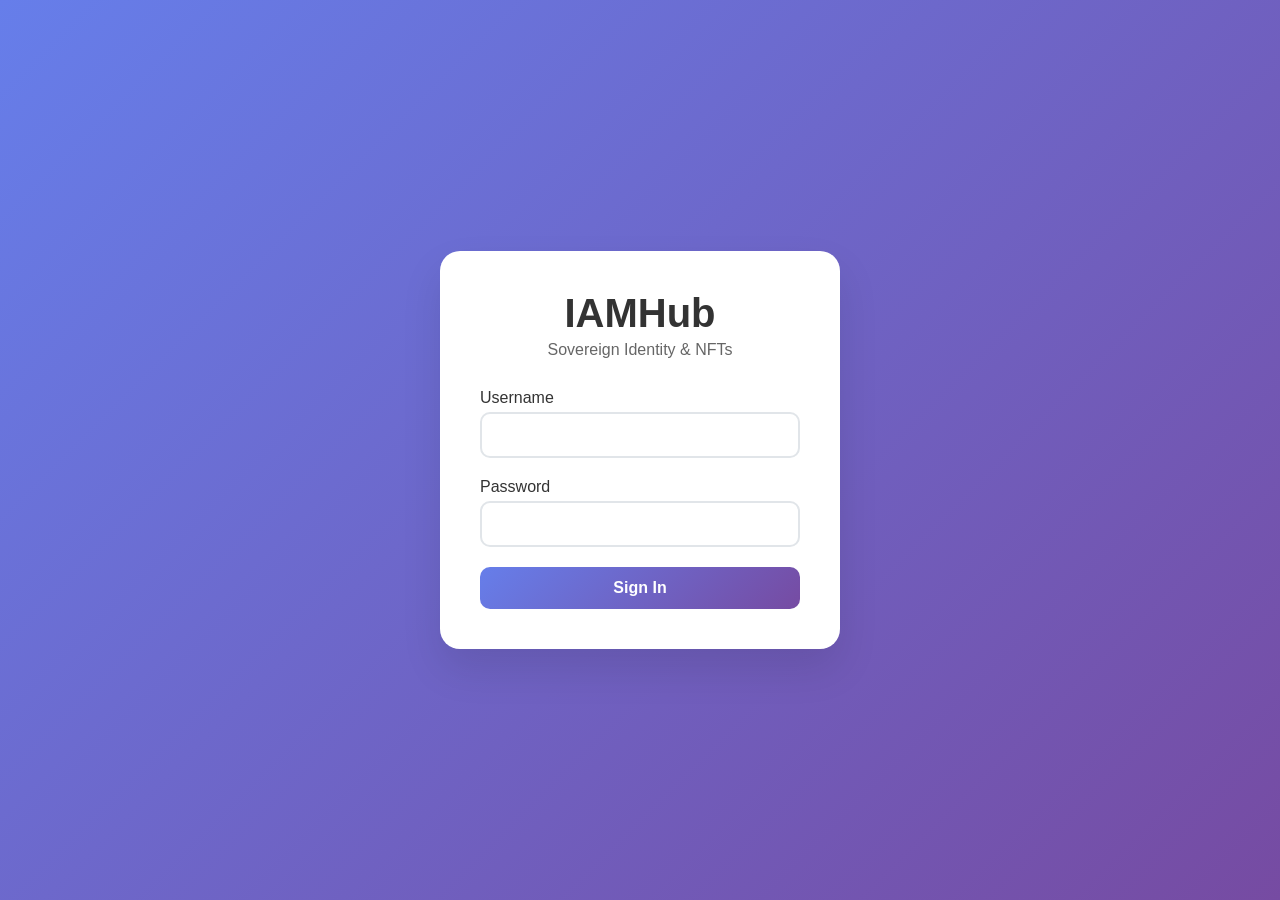
<file: frontend/login.html>
<!DOCTYPE html>
<html lang="en">
<head>
    <meta charset="UTF-8">
    <meta name="viewport" content="width=device-width, initial-scale=1.0">
    <title>IAMHub - Login</title>
    <style>
        * {
            margin: 0;
            padding: 0;
            box-sizing: border-box;
        }
        
        body {
            font-family: 'Segoe UI', Tahoma, Geneva, Verdana, sans-serif;
            background: linear-gradient(135deg, #667eea 0%, #764ba2 100%);
            min-height: 100vh;
            display: flex;
            align-items: center;
            justify-content: center;
            padding: 20px;
        }
        
        .auth-container {
            background: white;
            padding: 40px;
            border-radius: 20px;
            box-shadow: 0 20px 40px rgba(0,0,0,0.1);
            width: 100%;
            max-width: 400px;
        }
        
        .logo {
            text-align: center;
            margin-bottom: 30px;
        }
        
        .logo h1 {
            color: #333;
            font-size: 2.5em;
            font-weight: 700;
        }
        
        .logo p {
            color: #666;
            margin-top: 5px;
        }
        
        .form-group {
            margin-bottom: 20px;
        }
        
        .form-group label {
            display: block;
            margin-bottom: 5px;
            color: #333;
            font-weight: 500;
        }
        
        .form-group input {
            width: 100%;
            padding: 12px 15px;
            border: 2px solid #e1e5e9;
            border-radius: 10px;
            font-size: 16px;
            transition: border-color 0.3s;
        }
        
        .form-group input:focus {
            outline: none;
            border-color: #667eea;
        }
        
        .btn {
            width: 100%;
            padding: 12px;
            background: linear-gradient(135deg, #667eea 0%, #764ba2 100%);
            color: white;
            border: none;
            border-radius: 10px;
            font-size: 16px;
            font-weight: 600;
            cursor: pointer;
            transition: transform 0.2s;
        }
        
        .btn:hover {
            transform: translateY(-2px);
        }
        
        .btn:disabled {
            opacity: 0.6;
            cursor: not-allowed;
            transform: none;
        }
        
        .alert {
            padding: 12px;
            border-radius: 8px;
            margin-bottom: 20px;
            display: none;
        }
        
        .alert.success {
            background-color: #d4edda;
            color: #155724;
            border: 1px solid #c3e6cb;
        }
        
        .alert.error {
            background-color: #f8d7da;
            color: #721c24;
            border: 1px solid #f5c6cb;
        }
        
        .auth-links {
            text-align: center;
            margin-top: 20px;
        }
        
        .auth-links a {
            color: #667eea;
            text-decoration: none;
            font-weight: 500;
        }
        
        .auth-links a:hover {
            text-decoration: underline;
        }
        
        .loading {
            display: none;
            text-align: center;
            margin-top: 10px;
        }
        
        .spinner {
            border: 3px solid #f3f3f3;
            border-top: 3px solid #667eea;
            border-radius: 50%;
            width: 30px;
            height: 30px;
            animation: spin 1s linear infinite;
            margin: 0 auto;
        }
        
        @keyframes spin {
            0% { transform: rotate(0deg); }
            100% { transform: rotate(360deg); }
        }
        
        .user-info {
            background: #f8f9fa;
            padding: 20px;
            border-radius: 10px;
            margin-top: 20px;
            display: none;
        }
        
        .user-info h3 {
            color: #333;
            margin-bottom: 15px;
        }
        
        .user-field {
            display: flex;
            justify-content: space-between;
            padding: 8px 0;
            border-bottom: 1px solid #eee;
        }
        
        .user-field:last-child {
            border-bottom: none;
        }
        
        .wallet-section {
            margin-top: 20px;
            padding-top: 20px;
            border-top: 2px solid #eee;
        }
        
        .wallet-input {
            display: flex;
            gap: 10px;
            margin-top: 10px;
        }
        
        .wallet-input input {
            flex: 1;
        }
        
        .wallet-input button {
            width: auto;
            padding: 12px 20px;
        }

        .btn-logout {
            margin-top: 20px;
            background: #dc3545;
        }
    </style>
</head>
<body>
    <div class="auth-container">
        <div class="logo">
            <h1>IAMHub</h1>
            <p>Sovereign Identity & NFTs</p>
        </div>
        
        <div id="alertBox" class="alert"></div>
        
        <!-- Login Form -->
        <form id="loginForm">
            <div class="form-group">
                <label for="username">Username</label>
                <input type="text" id="username" name="username" required>
            </div>
            
            <div class="form-group">
                <label for="password">Password</label>
                <input type="password" id="password" name="password" required>
            </div>
            
            <button type="submit" class="btn" id="submitBtn">Sign In</button>
            
            <div class="loading" id="loading">
                <div class="spinner"></div>
                <p>Signing you in...</p>
            </div>
        </form>
        
        <!-- User Dashboard (shown after login) -->
        <div id="userDashboard" class="user-info">
            <h3>Welcome, Champion! 🏆</h3>
            <div class="user-field">
                <strong>Username:</strong>
                <span id="userUsername"></span>
            </div>
            <div class="user-field">
                <strong>Email:</strong>
                <span id="userEmail"></span>
            </div>
            <div class="user-field">
                <strong>Role:</strong>
                <span id="userRole"></span>
            </div>
            <div class="user-field">
                <strong>Wallet:</strong>
                <span id="userWallet">Not connected</span>
            </div>
            
            <div class="wallet-section">
                <label for="walletAddress">Connect Wallet Address:</label>
                <div class="wallet-input">
            <button type="button" onclick="logout()" class="btn btn-logout">
                Logout
            </button>
            </div>
            
            <button type="button" onclick="logout()" class="btn btn-logout">
                Logout
            </button>
        </div>
        
        <div class="auth-links" id="authLinks">
            <p>Don't have an account? <a href="register.html">Create Account</a></p>
        </div>
    </div>

    <script>
        const API_BASE = 'http://127.0.0.1:8000/api/auth';
        
        // Check if user is already logged in
        window.addEventListener('load', function() {
            const token = localStorage.getItem('access_token');
            if (token) {
                checkTokenAndShowDashboard();
            }
        });
        
        function showAlert(message, type) {
            const alertBox = document.getElementById('alertBox');
            alertBox.textContent = message;
            alertBox.className = `alert ${type}`;
            alertBox.style.display = 'block';
        }
        
        function hideAlert() {
            document.getElementById('alertBox').style.display = 'none';
        }
        
        function showLoading() {
            document.getElementById('loading').style.display = 'block';
            document.getElementById('submitBtn').disabled = true;
        }
        
        function hideLoading() {
            document.getElementById('loading').style.display = 'none';
            document.getElementById('submitBtn').disabled = false;
        }
        
        function showDashboard(user) {
            document.getElementById('loginForm').style.display = 'none';
            document.getElementById('authLinks').style.display = 'none';
            document.getElementById('userDashboard').style.display = 'block';
            
            document.getElementById('userUsername').textContent = user.username;
            document.getElementById('userEmail').textContent = user.email;
            document.getElementById('userRole').textContent = user.role || 'User';
            document.getElementById('userWallet').textContent = user.wallet_address || 'Not connected';
        }
        
        function hideDashboard() {
            document.getElementById('loginForm').style.display = 'block';
            document.getElementById('authLinks').style.display = 'block';
            document.getElementById('userDashboard').style.display = 'none';
        }
        
        async function checkTokenAndShowDashboard() {
            const token = localStorage.getItem('access_token');
            if (!token) return;
            
            try {
                const response = await fetch(`${API_BASE}/profile/`, {
                    headers: {
                        'Authorization': `Bearer ${token}`
                    }
                });
                
                if (response.ok) {
                    const result = await response.json();
                    showDashboard(result.user);
                } else {
                    // Token is invalid, remove it
                    localStorage.removeItem('access_token');
                    localStorage.removeItem('refresh_token');
                    localStorage.removeItem('user');
                }
            } catch (error) {
                console.error('Token check error:', error);
            }
        }
        
        document.getElementById('loginForm').addEventListener('submit', async function(e) {
            e.preventDefault();
            hideAlert();
            showLoading();
            
            const formData = new FormData(e.target);
            const data = {
                username: formData.get('username'),
                password: formData.get('password')
            };
            
            try {
                const response = await fetch(`${API_BASE}/login/`, {
                    method: 'POST',
                    headers: {
                        'Content-Type': 'application/json',
                        'X-CSRFToken': getCookie('csrftoken')
                    },
                    body: JSON.stringify(data)
                });
                
                const result = await response.json();
                
                if (response.ok) {
                    // Store tokens
                    localStorage.setItem('access_token', result.tokens.access);
                    localStorage.setItem('refresh_token', result.tokens.refresh);
                    localStorage.setItem('user', JSON.stringify(result.user));
                    
                    showAlert('Welcome back, Champion! 🎯', 'success');
                    
                    setTimeout(() => {
                        showDashboard(result.user);
                        hideAlert();
                    }, 1500);
                } else {
                    showAlert(result.error || 'Login failed', 'error');
                }
            } catch (error) {
                showAlert('Network error. Please try again.', 'error');
                console.error('Login error:', error);
            } finally {
                hideLoading();
            }
        });
        
        async function updateWallet() {
            const walletAddress = document.getElementById('walletAddress').value;
            const token = localStorage.getItem('access_token');
            
            if (!walletAddress) {
                showAlert('Please enter a wallet address', 'error');
                return;
            }
            
            try {
                const response = await fetch(`${API_BASE}/update-wallet/`, {
                    method: 'POST',
                    headers: {
                        'Content-Type': 'application/json',
                        'Authorization': `Bearer ${token}`
                    },
                    body: JSON.stringify({ wallet_address: walletAddress })
                });
                
                const result = await response.json();
                
                if (response.ok) {
                    document.getElementById('userWallet').textContent = walletAddress;
                    document.getElementById('walletAddress').value = '';
                    showAlert('Wallet updated successfully! 🚀', 'success');
                    setTimeout(hideAlert, 3000);
                } else {
                    showAlert(result.error || 'Failed to update wallet', 'error');
                }
            } catch (error) {
                showAlert('Network error. Please try again.', 'error');
                console.error('Wallet update error:', error);
            }
        }
        
        function logout() {
            localStorage.removeItem('access_token');
            localStorage.removeItem('refresh_token');
            localStorage.removeItem('user');
            hideDashboard();
            showAlert('Logged out successfully', 'success');
            setTimeout(hideAlert, 3000);
        }
        
        function getCookie(name) {
            let cookieValue = null;
            if (document.cookie && document.cookie !== '') {
                const cookies = document.cookie.split(';');
                for (let i = 0; i < cookies.length; i++) {
                    const cookie = cookies[i].trim();
                    if (cookie.substring(0, name.length + 1) === (name + '=')) {
                        cookieValue = decodeURIComponent(cookie.substring(name.length + 1));
                        break;
                    }
                }
            }
            return cookieValue;
        }
    </script>
</body>
</html>
</file>
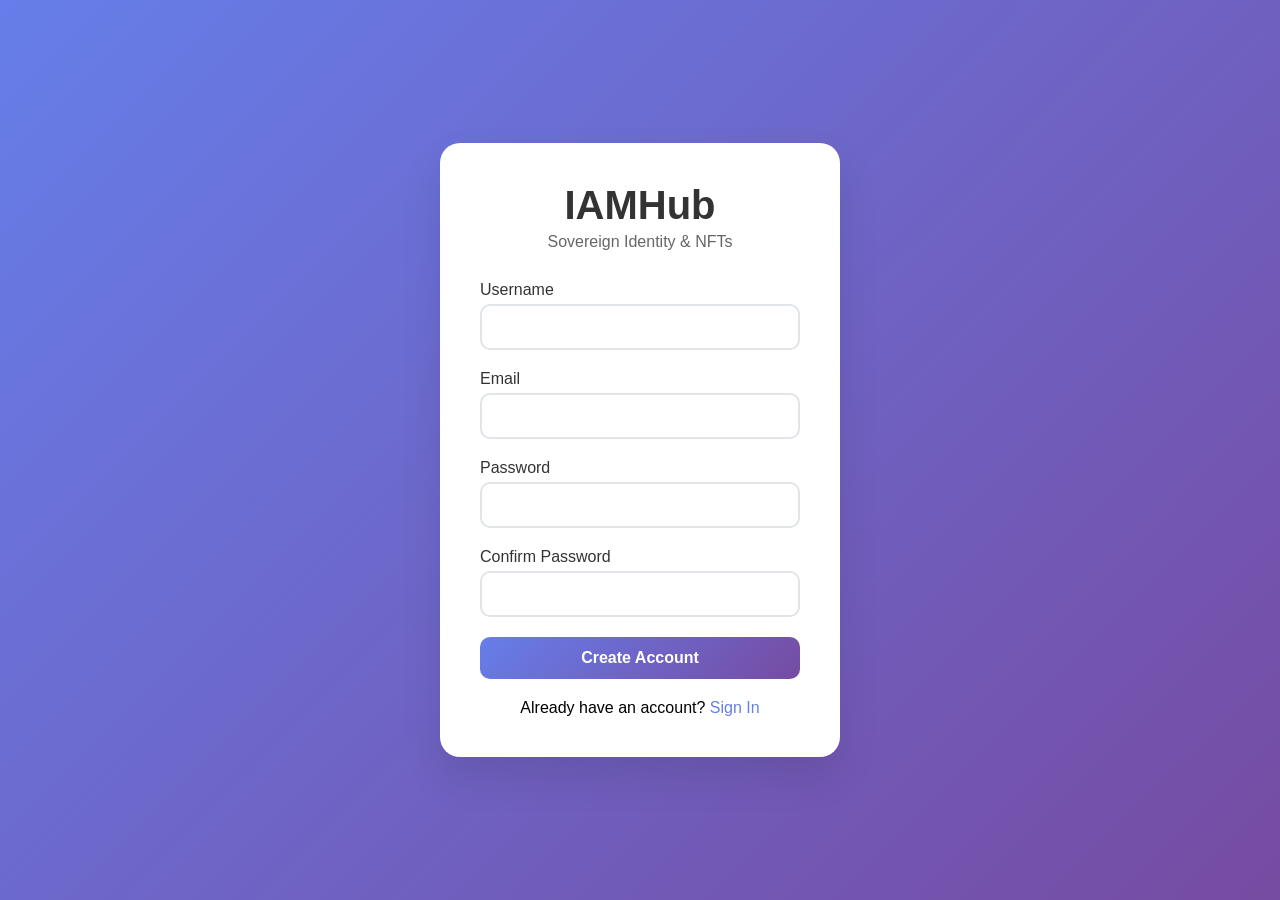
<file: frontend/register.html>
<!DOCTYPE html>
<html lang="en">
<head>
    <meta charset="UTF-8">
    <meta name="viewport" content="width=device-width, initial-scale=1.0">
    <title>IAMHub - Register</title>
    <style>
        * {
            margin: 0;
            padding: 0;
            box-sizing: border-box;
        }
        
        body {
            font-family: 'Segoe UI', Tahoma, Geneva, Verdana, sans-serif;
            background: linear-gradient(135deg, #667eea 0%, #764ba2 100%);
            min-height: 100vh;
            display: flex;
            align-items: center;
            justify-content: center;
            padding: 20px;
        }
        
        .auth-container {
            background: white;
            padding: 40px;
            border-radius: 20px;
            box-shadow: 0 20px 40px rgba(0,0,0,0.1);
            width: 100%;
            max-width: 400px;
        }
        
        .logo {
            text-align: center;
            margin-bottom: 30px;
        }
        
        .logo h1 {
            color: #333;
            font-size: 2.5em;
            font-weight: 700;
        }
        
        .logo p {
            color: #666;
            margin-top: 5px;
        }
        
        .form-group {
            margin-bottom: 20px;
        }
        
        .form-group label {
            display: block;
            margin-bottom: 5px;
            color: #333;
            font-weight: 500;
        }
        
        .form-group input {
            width: 100%;
            padding: 12px 15px;
            border: 2px solid #e1e5e9;
            border-radius: 10px;
            font-size: 16px;
            transition: border-color 0.3s;
        }
        
        .form-group input:focus {
            outline: none;
            border-color: #667eea;
        }
        
        .btn {
            width: 100%;
            padding: 12px;
            background: linear-gradient(135deg, #667eea 0%, #764ba2 100%);
            color: white;
            border: none;
            border-radius: 10px;
            font-size: 16px;
            font-weight: 600;
            cursor: pointer;
            transition: transform 0.2s;
        }
        
        .btn:hover {
            transform: translateY(-2px);
        }
        
        .btn:disabled {
            opacity: 0.6;
            cursor: not-allowed;
            transform: none;
        }
        
        .alert {
            padding: 12px;
            border-radius: 8px;
            margin-bottom: 20px;
            display: none;
        }
        
        .alert.success {
            background-color: #d4edda;
            color: #155724;
            border: 1px solid #c3e6cb;
        }
        
        .alert.error {
            background-color: #f8d7da;
            color: #721c24;
            border: 1px solid #f5c6cb;
        }
        
        .auth-links {
            text-align: center;
            margin-top: 20px;
        }
        
        .auth-links a {
            color: #667eea;
            text-decoration: none;
            font-weight: 500;
        }
        
        .auth-links a:hover {
            text-decoration: underline;
        }
        
        .loading {
            display: none;
            text-align: center;
            margin-top: 10px;
        }
        
        .spinner {
            border: 3px solid #f3f3f3;
            border-top: 3px solid #667eea;
            border-radius: 50%;
            width: 30px;
            height: 30px;
            animation: spin 1s linear infinite;
            margin: 0 auto;
        }
        
        @keyframes spin {
            0% { transform: rotate(0deg); }
            100% { transform: rotate(360deg); }
        }
    </style>
</head>
<body>
    <div class="auth-container">
        <div class="logo">
            <h1>IAMHub</h1>
            <p>Sovereign Identity & NFTs</p>
        </div>
        
        <div id="alertBox" class="alert"></div>
        
        <form id="registerForm">
            <div class="form-group">
                <label for="username">Username</label>
                <input type="text" id="username" name="username" required>
            </div>
            
            <div class="form-group">
                <label for="email">Email</label>
                <input type="email" id="email" name="email" required>
            </div>
            
            <div class="form-group">
                <label for="password">Password</label>
                <input type="password" id="password" name="password" required>
            </div>
            
            <div class="form-group">
                <label for="password2">Confirm Password</label>
                <input type="password" id="password2" name="password2" required>
            </div>
            
            <button type="submit" class="btn" id="submitBtn">Create Account</button>
            
            <div class="loading" id="loading">
                <div class="spinner"></div>
                <p>Creating your account...</p>
            </div>
        </form>
        
        <div class="auth-links">
            <p>Already have an account? <a href="login.html">Sign In</a></p>
        </div>
    </div>

    <script>
        const API_BASE = 'http://127.0.0.1:8000/api/auth';
        
        function showAlert(message, type) {
            const alertBox = document.getElementById('alertBox');
            alertBox.textContent = message;
            alertBox.className = `alert ${type}`;
            alertBox.style.display = 'block';
        }
        
        function hideAlert() {
            document.getElementById('alertBox').style.display = 'none';
        }
        
        function showLoading() {
            document.getElementById('loading').style.display = 'block';
            document.getElementById('submitBtn').disabled = true;
        }
        
        function hideLoading() {
            document.getElementById('loading').style.display = 'none';
            document.getElementById('submitBtn').disabled = false;
        }
        
        document.getElementById('registerForm').addEventListener('submit', async function(e) {
            e.preventDefault();
            hideAlert();
            showLoading();
            
            const formData = new FormData(e.target);
            const data = {
                username: formData.get('username'),
                email: formData.get('email'),
                password: formData.get('password'),
                password2: formData.get('password2')
            };
            
            try {
                const response = await fetch(`${API_BASE}/register/`, {
                    method: 'POST',
                    headers: {
                        'Content-Type': 'application/json',
                        'X-CSRFToken': getCookie('csrftoken')
                    },
                    body: JSON.stringify(data)
                });
                
                const result = await response.json();
                
                if (response.ok) {
                    // Store tokens
                    localStorage.setItem('access_token', result.tokens.access);
                    localStorage.setItem('refresh_token', result.tokens.refresh);
                    localStorage.setItem('user', JSON.stringify(result.user));
                    
                    showAlert('Account created successfully! Redirecting...', 'success');
                    
                    // Redirect to dashboard or home
                    setTimeout(() => {
                        window.location.href = '/';
                    }, 2000);
                } else {
                    showAlert(result.error || 'Registration failed', 'error');
                }
            } catch (error) {
                showAlert('Network error. Please try again.', 'error');
                console.error('Registration error:', error);
            } finally {
                hideLoading();
            }
        });
        
        function getCookie(name) {
            let cookieValue = null;
            if (document.cookie && document.cookie !== '') {
                const cookies = document.cookie.split(';');
                for (let i = 0; i < cookies.length; i++) {
                    const cookie = cookies[i].trim();
                    if (cookie.substring(0, name.length + 1) === (name + '=')) {
                        cookieValue = decodeURIComponent(cookie.substring(name.length + 1));
                        break;
                    }
                }
            }
            return cookieValue;
        }
    </script>
</body>
</html>
</file>
<file: frontend/styles/main.css>
body {
    font-family: Arial, sans-serif;
    margin: 0;
    padding: 0;
    background-color: #f4f4f4;
}

h1, h2, h3 {
    color: #333;
}

.container {
    width: 80%;
    margin: auto;
    overflow: hidden;
}

.header {
    background: #35424a;
    color: #ffffff;
    padding: 20px 0;
    text-align: center;
}

.footer {
    background: #35424a;
    color: #ffffff;
    text-align: center;
    padding: 10px 0;
    position: relative;
    bottom: 0;
    width: 100%;
}

.button {
    display: inline-block;
    font-size: 18px;
    color: #ffffff;
    background: #e8491d;
    padding: 10px 20px;
    text-decoration: none;
    border-radius: 5px;
}

.button:hover {
    background: #333;
}
</file>
